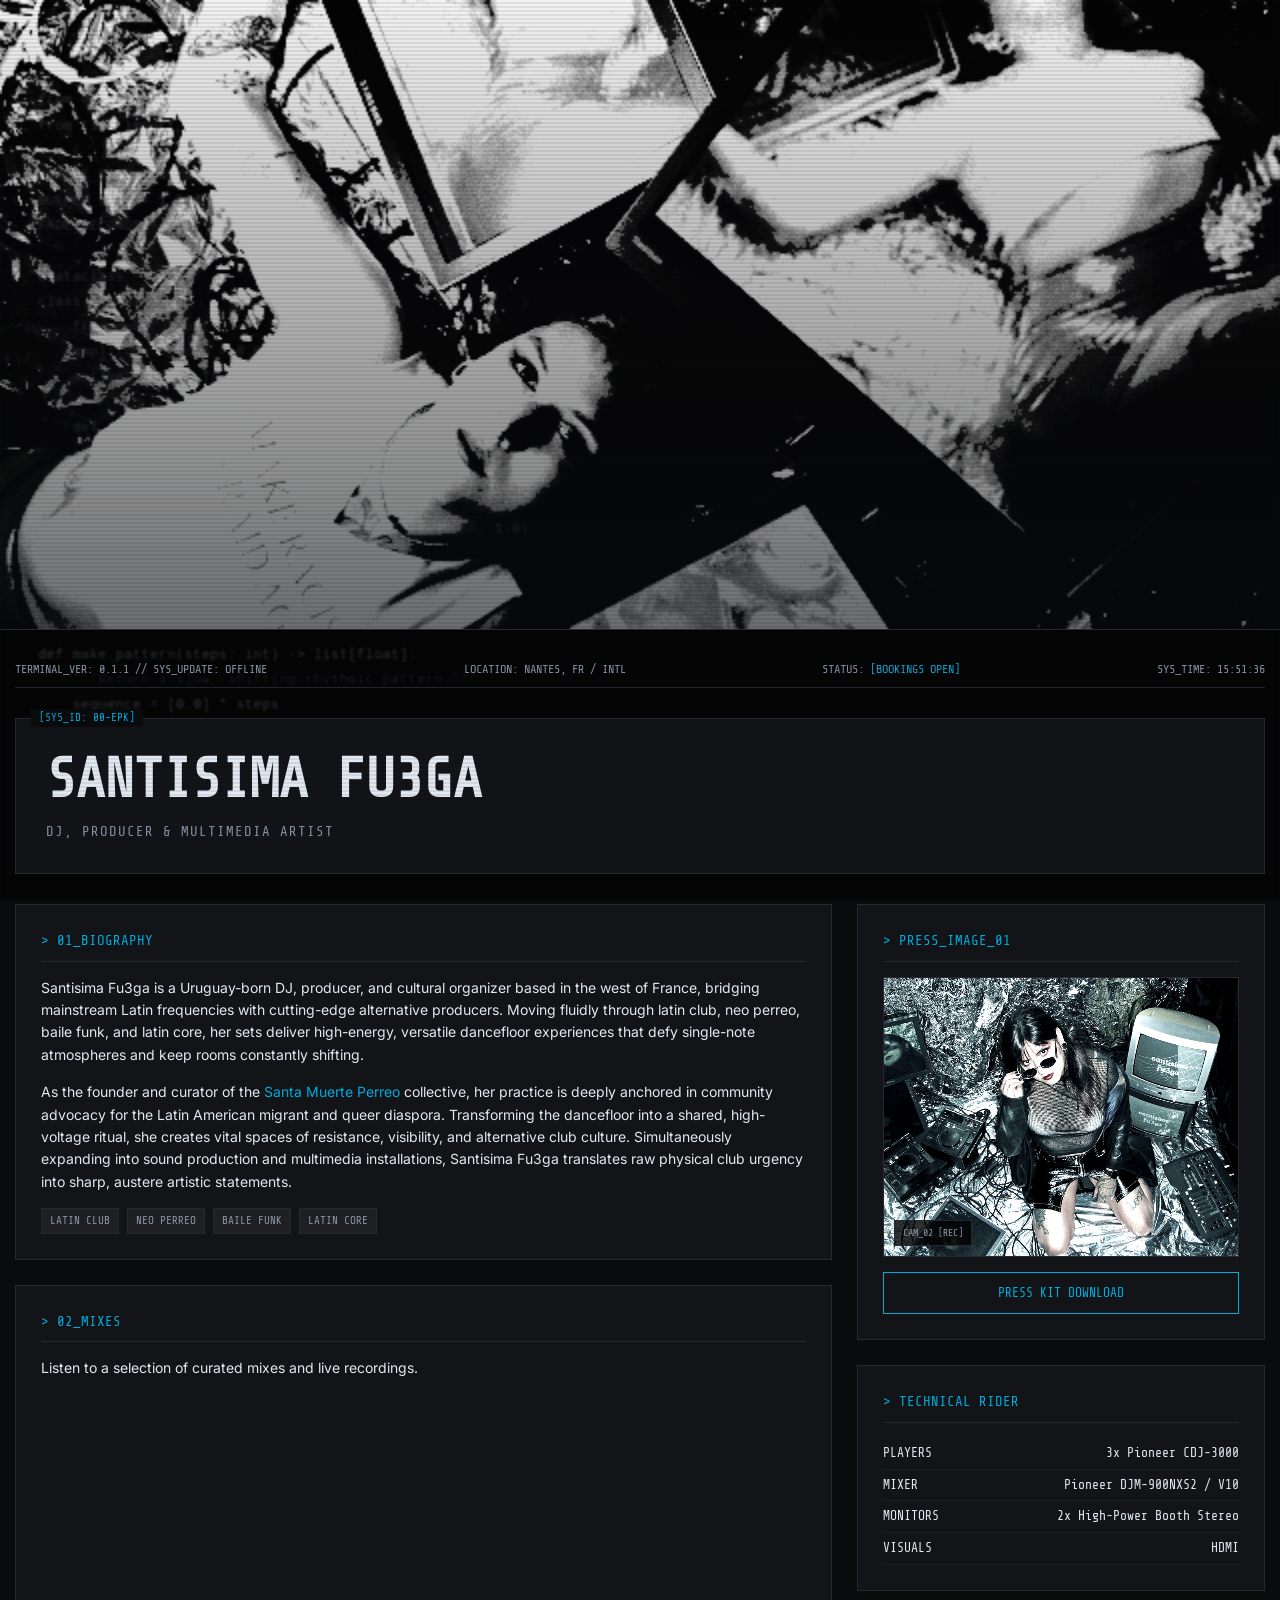
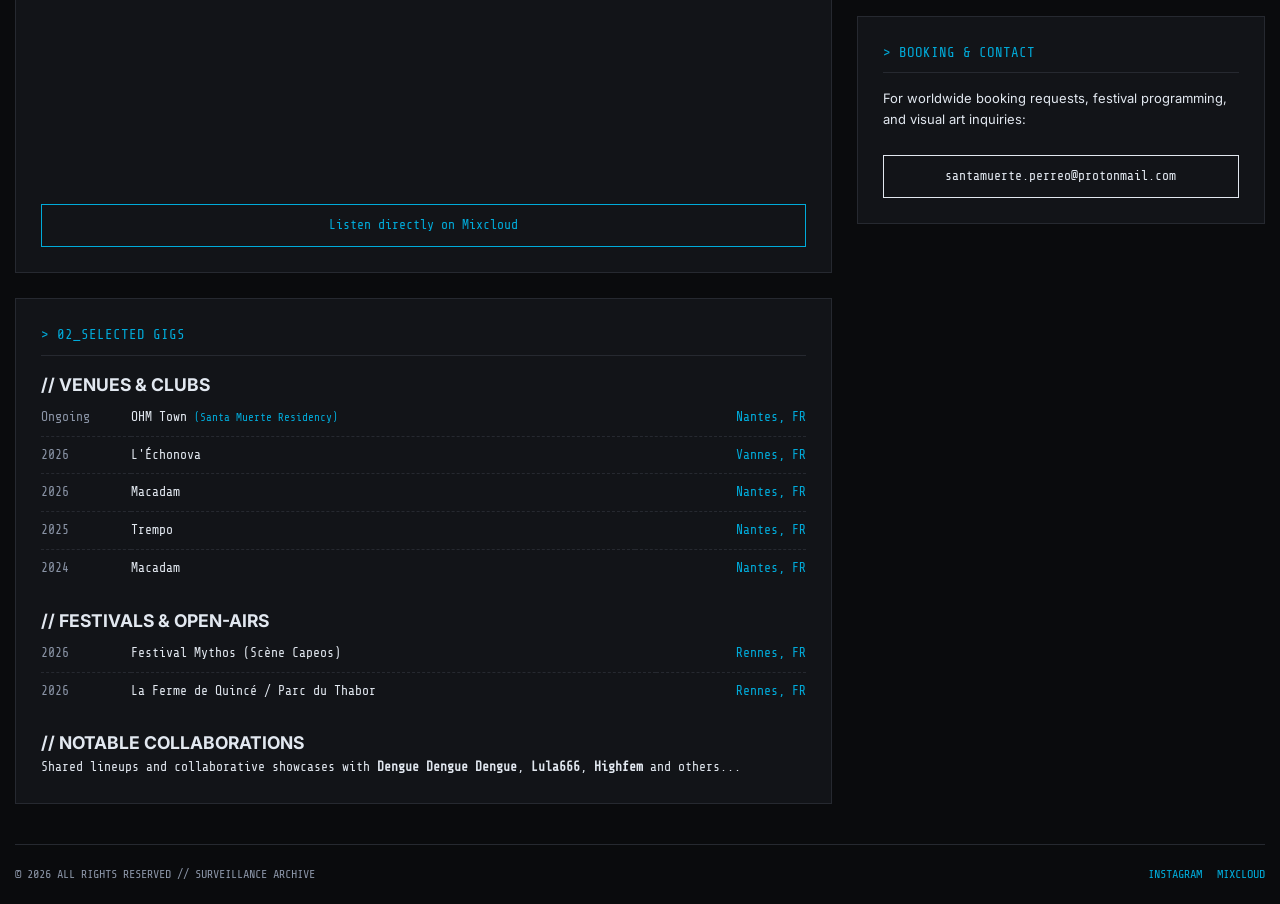
<file: index.html>
<!DOCTYPE html>
<html lang="en">
<head>
    <meta charset="UTF-8">
    <meta name="viewport" content="width=device-width, initial-scale=1.0">
    <title data-i18n="page_title">PRESS KIT // ARTIST ARCHIVE</title>
    
    <!-- Google Fonts: Share Tech Mono for terminal headers & Inter for readable prose -->
    <link rel="preconnect" href="https://fonts.googleapis.com">
    <link rel="preconnect" href="https://fonts.gstatic.com" crossorigin>
    <link href="https://fonts.googleapis.com/css2?family=Inter:wght@300;400;600&family=Share+Tech+Mono&display=swap" rel="stylesheet">
    <link rel="stylesheet" href="styles.css">
    <script src="scripts.js" defer></script>
    <script defer src="https://cloud.umami.is/script.js" data-website-id="2bac033b-90cb-43db-a63f-9fb4de98aa7b"></script>
</head>
<body>
    <iframe id="background-frame" class="background-iframe" data-src="background.html" title="Animated background" data-i18n-title="background_title"></iframe>

    <section class="hero-banner" aria-label="Artist hero banner" data-i18n-aria-label="hero_banner_alt">
        <canvas id="heroCanvas" role="img" aria-label="Santísima Fu3ga hero banner" data-i18n-aria-label="hero_banner_alt"></canvas>
        <span id="hero-media-error" class="hero-banner-error" role="status" hidden></span>
    </section>

    <div class="container">
        
        <!-- SYSTEM STATUS BAR -->
        <div class="system-bar">
            <span>TERMINAL_VER: 0.1.1 // <span id="sys-update" role="status">SYS_UPDATE: FETCHING...</span></span>
            <span>LOCATION: NANTES, FR / INTL</span>
            <span>STATUS: <span class="status-tag">[BOOKINGS OPEN]</span></span>
            <span id="sys-clock">SYS_TIME: --:--:--</span>
        </div>

        <!-- HEADER SECTION -->
        <header>
            <h1 class="artist-title">SANTISIMA FU3GA</h1>
            <p class="artist-subtitle" data-i18n="artist_subtitle">DJ, Producer & Multimedia Artist</p>
        </header>

        <!-- MAIN LAYOUT GRID -->
        <div class="grid-2col grid-wide">
            
            <!-- LEFT COLUMN: BIO & MUSIC -->
            <div class="column-stack">
                
                <!-- BIOGRAPHY CARD -->
                <section class="card">
                    <div class="card-header" data-i18n="section_biography">> 01_BIOGRAPHY</div>
                    <p class="bio-text" data-i18n="bio_intro">
                        Santisima Fu3ga is a Uruguay-born DJ, producer, and cultural organizer based in the west of France, bridging
                        mainstream Latin frequencies with cutting-edge alternative producers. Moving fluidly through latin club, neo
                        perreo, baile funk, and latin core, her sets deliver high-energy, versatile dancefloor experiences that defy
                        single-note atmospheres and keep rooms constantly shifting.
                    </p>
                    <p class="bio-text">
                        <span data-i18n="bio_collective_before">As the founder and curator of the </span>
                        <a href="https://www.instagram.com/santamuerte.perreo/" target="_blank" data-i18n="bio_collective_link" data-umami-event="Santa Muerte Instagram click">Santa Muerte Perreo</a>
                        <span data-i18n="bio_collective_after"> collective, her practice is deeply anchored in community advocacy for the Latin American migrant and queer diaspora. Transforming the dancefloor into a shared, high-voltage ritual, she creates vital spaces of resistance, visibility, and alternative club culture. Simultaneously expanding into sound production and multimedia installations, Santisima Fu3ga translates raw physical club urgency into sharp, austere artistic statements.</span>
                    </p>
                
                    <div class="genre-tags">
                        <span class="tag">LATIN CLUB</span>
                        <span class="tag">NEO PERREO</span>
                        <span class="tag">BAILE FUNK</span>
                        <span class="tag">LATIN CORE</span>
                    </div>
                </section>

                <!-- MIXCLOUD MIXES -->
                <section class="card">
                    <div class="card-header" data-i18n="section_sound">> 02_MIXES</div>
                    <p class="bio-text" data-i18n="sound_intro">
                        Listen to a selection of curated mixes and live recordings.
                    </p>
                    <iframe
                        class="mixcloud-player"
                        title="Mixcloud player for fu3ga"
                        data-i18n-title="mixcloud_player_title"
                        src="https://www.mixcloud.com/widget/iframe/?hide_cover=1&amp;feed=%2Ffu3ga%2F"
                        width="100%"
                        height="400"
                        frameborder="0"
                        allow="autoplay"
                        loading="lazy"></iframe>
                    <a class="btn" href="https://www.mixcloud.com/fu3ga/" target="_blank" rel="noopener noreferrer" data-i18n="mixcloud_direct_link" data-umami-event="Mixcloud direct listening click">Listen directly on Mixcloud</a>
                </section>

                <!-- GIGS CARD -->
                <section class="card">
                    <div class="card-header" data-i18n="section_gigs">> 02_SELECTED GIGS</div>
                
                    <div class="gigs-category">
                        <h3 data-i18n="category_venues">// VENUES & CLUBS</h3>
                        <table class="data-table">
                            <tr>
                                <td class="date" data-i18n="ongoing">Ongoing</td>
                                <td>OHM Town <span style="color: var(--accent-color); font-size: 11px;" data-i18n="residency">(Santa Muerte Residency)</span></td>
                                <td class="location">Nantes, FR</td>
                            </tr>
                            <tr>
                                <td class="date">2026</td>
                                <td>L'Échonova</td>
                                <td class="location">Vannes, FR</td>
                            </tr>
                            <tr>
                                <td class="date">2026</td>
                                <td>Macadam</td>
                                <td class="location">Nantes, FR</td>
                            </tr>
                            <tr>
                                <td class="date">2025</td>
                                <td>Trempo</td>
                                <td class="location">Nantes, FR</td>
                            </tr>
                            <tr>
                                <td class="date">2024</td>
                                <td>Macadam</td>
                                <td class="location">Nantes, FR</td>
                            </tr>
                        </table>
                    </div>
                
                    <div class="gigs-category" style="margin-top: 20px;">
                        <h3 data-i18n="category_festivals">// FESTIVALS & OPEN-AIRS</h3>
                        <table class="data-table">
                            <tr>
                                <td class="date">2026</td>
                                <td>Festival Mythos (Scène Capeos)</td>
                                <td class="location">Rennes, FR</td>
                            </tr>
                            <tr>
                                <td class="date">2026</td>
                                <td>La Ferme de Quincé / Parc du Thabor</td>
                                <td class="location">Rennes, FR</td>
                            </tr>
                        </table>
                    </div>
                
                    <div class="gigs-category" style="margin-top: 20px;">
                        <h3 data-i18n="category_collaborations">// NOTABLE COLLABORATIONS</h3>
                        <p class="collab-text" style="font-family: var(--font-mono); font-size: 13px; color: var(--text-main);">
                            <span data-i18n="collaborations_before">Shared lineups and collaborative showcases with </span><strong>Dengue Dengue Dengue</strong>,
                            <strong>Lula666</strong>, <strong>Highfem</strong> <span data-i18n="collaborations_after">and others...</span>
                        </p>
                    </div>
                </section>

            </div>

            <!-- RIGHT COLUMN: PRESS PHOTO, RIDER & CONTACT -->
            <div class="column-stack">
                
                <!-- PRESS PHOTO / SURVEILLANCE IMAGE -->
                <section class="card">
                    <div class="card-header">> PRESS_IMAGE_01</div>
                    <div class="media-box">
                        <canvas id="pressCanvas" role="img" aria-label="Artist press photo" data-i18n-aria-label="press_photo_alt"></canvas>
                        <span id="press-image-error" class="media-overlay" role="status" hidden></span>
                        <span class="media-overlay">CAM_02 [REC]</span>
                    </div>
                    <a class="btn press-download" href="/press/fu3ga-press.zip" target="_blank" data-umami-event="Press kit download">PRESS KIT DOWNLOAD</a>
                </section>

                <!-- TECHNICAL RIDER -->
                <section class="card">
                    <div class="card-header" data-i18n="section_rider">> TECHNICAL RIDER</div>
                    <ul class="rider-list">
                        <li><span data-i18n="rider_players">PLAYERS</span> <span>3x Pioneer CDJ-3000</span></li>
                        <li><span data-i18n="rider_mixer">MIXER</span> <span>Pioneer DJM-900NXS2 / V10</span></li>
                        <li><span data-i18n="rider_monitors">MONITORS</span> <span data-i18n="rider_monitor_description">2x High-Power Booth Stereo</span></li>
                        <li><span data-i18n="rider_visuals">VISUALS</span> <span>HDMI</span></li>
                    </ul>
                </section>

                <!-- DIRECT CONTACT / BOOKING -->
                <section class="card">
                    <div class="card-header" data-i18n="section_contact">> BOOKING & CONTACT</div>
                    <p class="bio-text bio-text-small" data-i18n="booking_intro">
                        For worldwide booking requests, festival programming, and visual art inquiries:
                    </p>
                    <a href="mailto:santamuerte.perreo@protonmail.com" class="btn booking-link" data-umami-event="Booking email click">santamuerte.perreo@protonmail.com</a>
                </section>

            </div>

        </div>

        <!-- FOOTER -->
        <footer>
            <div data-i18n="footer_rights">© 2026 ALL RIGHTS RESERVED // SURVEILLANCE ARCHIVE</div>
            <div class="social-links">
                <a href="https://www.instagram.com/santisima.fu3ga" target="_blank" data-umami-event="Artist Instagram click">INSTAGRAM</a>
                <a href="https://www.mixcloud.com/fu3ga" target="_blank" data-umami-event="Mixcloud profile click">MIXCLOUD</a>
                <!-- <a href="https://www.residentadvisor.net" target="_blank">RESIDENT ADVISOR</a> -->
            </div>
        </footer>

    </div>

</body>
</html>
</file>
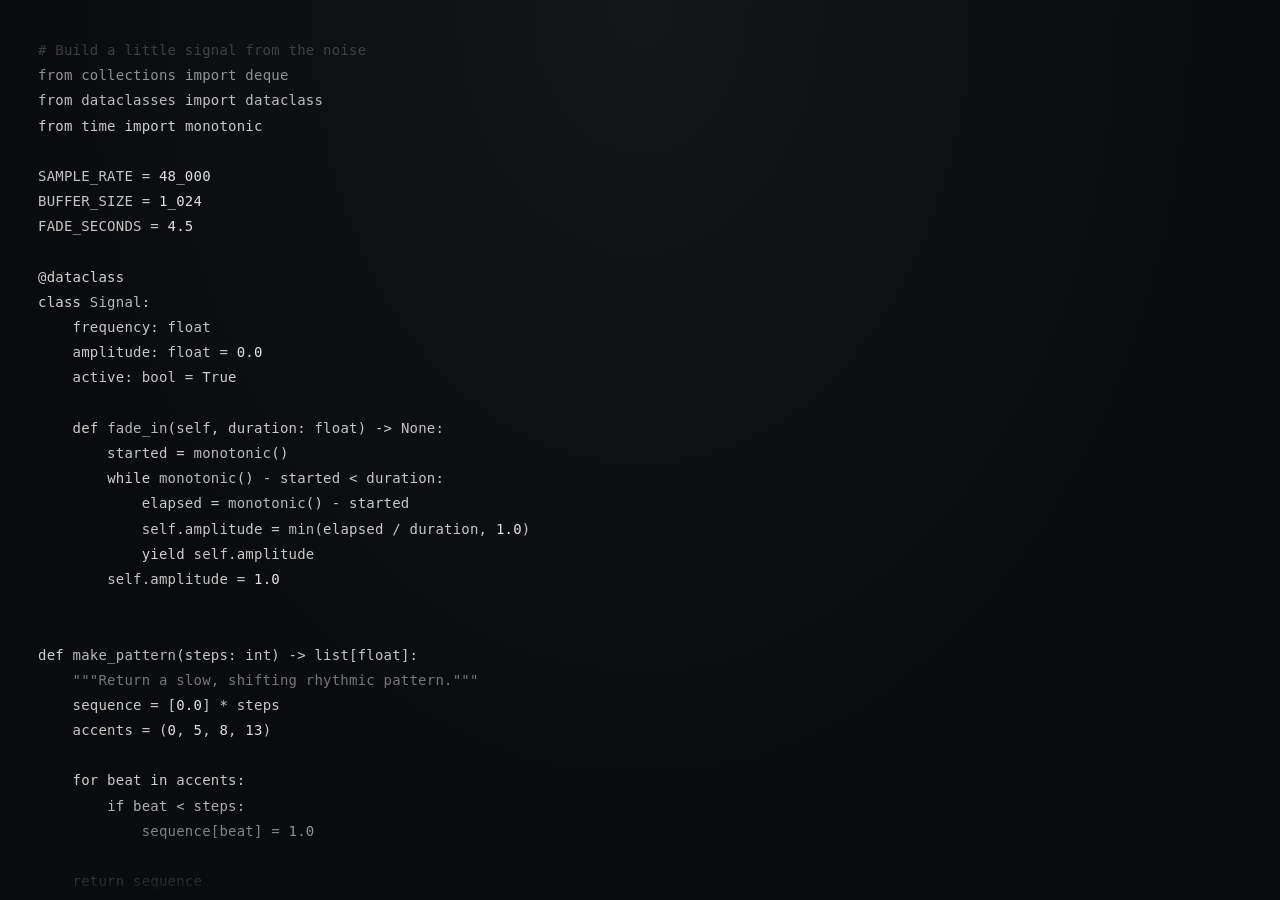
<file: background.html>
<!doctype html>
<html lang="en">
<head>
	<meta charset="utf-8">
	<meta name="viewport" content="width=device-width, initial-scale=1">
	<title>Scrolling Python Code Background</title>
	<style>
		* {
			box-sizing: border-box;
		}

		body {
			height: 100vh;
			height: 100dvh;
			margin: 0;
			overflow: hidden;
			background:
				radial-gradient(ellipse at 50% 0, #141619, #0a0b0d 65%, #0a0b0d);
			color: #c8c8c8;
			font: 14px/1.8 ui-monospace, SFMono-Regular, Menlo, Consolas, monospace;
		}

		.code-window {
			position: absolute;
			inset: 0;
			overflow: hidden;
			padding: clamp(18px, 3vw, 40px);
			mask-image: linear-gradient(to bottom, transparent, #000 12%, #000 88%, transparent);
		}

		.code-track {
			animation: scroll-code 15s linear infinite;
			will-change: transform;
		}

		pre {
			width: max-content;
			min-width: 100%;
			margin: 0;
			white-space: pre;
			font: inherit;
			letter-spacing: 0.015em;
		}

		.comment { color: #777; }
		.keyword { color: #d0d0d0; }
		.function { color: #b8b8b8; }
		.string { color: #a0a0a0; }
		.number { color: #e0e0e0; }
		.name { color: #c4c4c4; }

		@keyframes scroll-code {
			to { transform: translateY(-50%); }
		}

		@media (max-width: 520px) {
			.code-window {
				padding: 18px 14px;
			}

			pre {
				font-size: 12px;
			}
		}

		@media (prefers-reduced-motion: reduce) {
			.code-track {
				animation-duration: 60s;
			}
		}
	</style>
</head>
<body>
	<main class="code-window" aria-label="Scrolling Python code background">
		<div class="code-track">
			<pre aria-hidden="true"><code><span class="comment"># Build a little signal from the noise</span>
<span class="keyword">from</span> collections <span class="keyword">import</span> deque
<span class="keyword">from</span> dataclasses <span class="keyword">import</span> dataclass
<span class="keyword">from</span> time <span class="keyword">import</span> monotonic

<span class="name">SAMPLE_RATE</span> = <span class="number">48_000</span>
<span class="name">BUFFER_SIZE</span> = <span class="number">1_024</span>
<span class="name">FADE_SECONDS</span> = <span class="number">4.5</span>

<span class="keyword">@dataclass</span>
<span class="keyword">class</span> <span class="function">Signal</span>:
    frequency: <span class="name">float</span>
    amplitude: <span class="name">float</span> = <span class="number">0.0</span>
    active: <span class="name">bool</span> = <span class="keyword">True</span>

    <span class="keyword">def</span> <span class="function">fade_in</span>(<span class="name">self</span>, duration: <span class="name">float</span>) -&gt; <span class="name">None</span>:
        started = <span class="function">monotonic</span>()
        <span class="keyword">while</span> <span class="function">monotonic</span>() - started &lt; duration:
            elapsed = <span class="function">monotonic</span>() - started
            <span class="name">self</span>.amplitude = <span class="function">min</span>(elapsed / duration, <span class="number">1.0</span>)
            <span class="keyword">yield</span> <span class="name">self</span>.amplitude
        <span class="name">self</span>.amplitude = <span class="number">1.0</span>


<span class="keyword">def</span> <span class="function">make_pattern</span>(steps: <span class="name">int</span>) -&gt; <span class="name">list</span>[<span class="name">float</span>]:
    <span class="comment">"""Return a slow, shifting rhythmic pattern."""</span>
    sequence = [<span class="number">0.0</span>] * steps
    accents = (<span class="number">0</span>, <span class="number">5</span>, <span class="number">8</span>, <span class="number">13</span>)

    <span class="keyword">for</span> beat <span class="keyword">in</span> accents:
        <span class="keyword">if</span> beat &lt; steps:
            sequence[beat] = <span class="number">1.0</span>

    <span class="keyword">return</span> sequence


<span class="keyword">class</span> <span class="function">Archive</span>:
    <span class="keyword">def</span> <span class="function">__init__</span>(<span class="name">self</span>, capacity: <span class="name">int</span> = <span class="number">256</span>) -&gt; <span class="name">None</span>:
        <span class="name">self</span>.events = <span class="function">deque</span>(maxlen=capacity)
        <span class="name">self</span>.opened_at = <span class="function">monotonic</span>()

    <span class="keyword">def</span> <span class="function">record</span>(<span class="name">self</span>, event: <span class="name">str</span>) -&gt; <span class="name">None</span>:
        timestamp = <span class="function">monotonic</span>() - <span class="name">self</span>.opened_at
        <span class="name">self</span>.events.append((timestamp, event))

    <span class="keyword">def</span> <span class="function">latest</span>(<span class="name">self</span>, count: <span class="name">int</span> = <span class="number">8</span>) -&gt; <span class="name">list</span>:
        <span class="keyword">return</span> <span class="function">list</span>(<span class="name">self</span>.events)[-count:]


<span class="keyword">def</span> <span class="function">normalize</span>(samples: <span class="name">list</span>[<span class="name">float</span>]) -&gt; <span class="name">list</span>[<span class="name">float</span>]:
    peak = <span class="function">max</span>((<span class="function">abs</span>(sample) <span class="keyword">for</span> sample <span class="keyword">in</span> samples), default=<span class="number">0.0</span>)
    <span class="keyword">if</span> peak == <span class="number">0.0</span>:
        <span class="keyword">return</span> samples
    <span class="keyword">return</span> [sample / peak <span class="keyword">for</span> sample <span class="keyword">in</span> samples]


<span class="keyword">def</span> <span class="function">smooth</span>(values: <span class="name">list</span>[<span class="name">float</span>], width: <span class="name">int</span> = <span class="number">5</span>) -&gt; <span class="name">list</span>[<span class="name">float</span>]:
    radius = <span class="function">max</span>(<span class="number">1</span>, width // <span class="number">2</span>)
    result = []

    <span class="keyword">for</span> index, value <span class="keyword">in</span> <span class="function">enumerate</span>(values):
        start = <span class="function">max</span>(<span class="number">0</span>, index - radius)
        stop = <span class="function">min</span>(<span class="function">len</span>(values), index + radius + <span class="number">1</span>)
        window = values[start:stop]
        result.append(<span class="function">sum</span>(window) / <span class="function">len</span>(window))

    <span class="keyword">return</span> result


<span class="keyword">def</span> <span class="function">render_frame</span>(levels: <span class="name">list</span>[<span class="name">float</span>], width: <span class="name">int</span>) -&gt; <span class="name">str</span>:
    glyphs = <span class="string">" .:-=+*#%@"</span>
    frame = []

    <span class="keyword">for</span> offset <span class="keyword">in</span> <span class="function">range</span>(<span class="number">0</span>, <span class="function">len</span>(levels), width):
        row = levels[offset:offset + width]
        line = <span class="string">""</span>.join(
            glyphs[<span class="function">min</span>(<span class="function">len</span>(glyphs) - <span class="number">1</span>, <span class="function">int</span>(level * <span class="function">len</span>(glyphs)))]
            <span class="keyword">for</span> level <span class="keyword">in</span> row
        )
        frame.append(line)

    <span class="keyword">return</span> <span class="string">"\n"</span>.join(frame)


<span class="keyword">def</span> <span class="function">main</span>() -&gt; <span class="name">None</span>:
    archive = <span class="function">Archive</span>()
    pattern = <span class="function">make_pattern</span>(<span class="number">16</span>)

    <span class="keyword">for</span> step, accent <span class="keyword">in</span> <span class="function">enumerate</span>(pattern):
        <span class="keyword">if</span> accent:
            archive.record(<span class="string">f"beat:{step}"</span>)

    <span class="keyword">for</span> timestamp, event <span class="keyword">in</span> archive.latest():
        <span class="function">print</span>(<span class="string">f"{timestamp:07.3f}s  {event}"</span>)


<span class="keyword">if</span> <span class="name">__name__</span> == <span class="string">"__main__"</span>:
    <span class="function">main</span>()

<span class="comment"># Keep the rhythm moving; leave room for the next idea.</span>
</code></pre>
			<pre aria-hidden="true"><code><span class="comment"># Build a little signal from the noise</span>
<span class="keyword">from</span> collections <span class="keyword">import</span> deque
<span class="keyword">from</span> dataclasses <span class="keyword">import</span> dataclass
<span class="keyword">from</span> time <span class="keyword">import</span> monotonic

<span class="name">SAMPLE_RATE</span> = <span class="number">48_000</span>
<span class="name">BUFFER_SIZE</span> = <span class="number">1_024</span>
<span class="name">FADE_SECONDS</span> = <span class="number">4.5</span>

<span class="keyword">@dataclass</span>
<span class="keyword">class</span> <span class="function">Signal</span>:
    frequency: <span class="name">float</span>
    amplitude: <span class="name">float</span> = <span class="number">0.0</span>
    active: <span class="name">bool</span> = <span class="keyword">True</span>

    <span class="keyword">def</span> <span class="function">fade_in</span>(<span class="name">self</span>, duration: <span class="name">float</span>) -&gt; <span class="name">None</span>:
        started = <span class="function">monotonic</span>()
        <span class="keyword">while</span> <span class="function">monotonic</span>() - started &lt; duration:
            elapsed = <span class="function">monotonic</span>() - started
            <span class="name">self</span>.amplitude = <span class="function">min</span>(elapsed / duration, <span class="number">1.0</span>)
            <span class="keyword">yield</span> <span class="name">self</span>.amplitude
        <span class="name">self</span>.amplitude = <span class="number">1.0</span>


<span class="keyword">def</span> <span class="function">make_pattern</span>(steps: <span class="name">int</span>) -&gt; <span class="name">list</span>[<span class="name">float</span>]:
    <span class="comment">"""Return a slow, shifting rhythmic pattern."""</span>
    sequence = [<span class="number">0.0</span>] * steps
    accents = (<span class="number">0</span>, <span class="number">5</span>, <span class="number">8</span>, <span class="number">13</span>)

    <span class="keyword">for</span> beat <span class="keyword">in</span> accents:
        <span class="keyword">if</span> beat &lt; steps:
            sequence[beat] = <span class="number">1.0</span>

    <span class="keyword">return</span> sequence


<span class="keyword">class</span> <span class="function">Archive</span>:
    <span class="keyword">def</span> <span class="function">__init__</span>(<span class="name">self</span>, capacity: <span class="name">int</span> = <span class="number">256</span>) -&gt; <span class="name">None</span>:
        <span class="name">self</span>.events = <span class="function">deque</span>(maxlen=capacity)
        <span class="name">self</span>.opened_at = <span class="function">monotonic</span>()

    <span class="keyword">def</span> <span class="function">record</span>(<span class="name">self</span>, event: <span class="name">str</span>) -&gt; <span class="name">None</span>:
        timestamp = <span class="function">monotonic</span>() - <span class="name">self</span>.opened_at
        <span class="name">self</span>.events.append((timestamp, event))

    <span class="keyword">def</span> <span class="function">latest</span>(<span class="name">self</span>, count: <span class="name">int</span> = <span class="number">8</span>) -&gt; <span class="name">list</span>:
        <span class="keyword">return</span> <span class="function">list</span>(<span class="name">self</span>.events)[-count:]


<span class="keyword">def</span> <span class="function">normalize</span>(samples: <span class="name">list</span>[<span class="name">float</span>]) -&gt; <span class="name">list</span>[<span class="name">float</span>]:
    peak = <span class="function">max</span>((<span class="function">abs</span>(sample) <span class="keyword">for</span> sample <span class="keyword">in</span> samples), default=<span class="number">0.0</span>)
    <span class="keyword">if</span> peak == <span class="number">0.0</span>:
        <span class="keyword">return</span> samples
    <span class="keyword">return</span> [sample / peak <span class="keyword">for</span> sample <span class="keyword">in</span> samples]


<span class="keyword">def</span> <span class="function">smooth</span>(values: <span class="name">list</span>[<span class="name">float</span>], width: <span class="name">int</span> = <span class="number">5</span>) -&gt; <span class="name">list</span>[<span class="name">float</span>]:
    radius = <span class="function">max</span>(<span class="number">1</span>, width // <span class="number">2</span>)
    result = []

    <span class="keyword">for</span> index, value <span class="keyword">in</span> <span class="function">enumerate</span>(values):
        start = <span class="function">max</span>(<span class="number">0</span>, index - radius)
        stop = <span class="function">min</span>(<span class="function">len</span>(values), index + radius + <span class="number">1</span>)
        window = values[start:stop]
        result.append(<span class="function">sum</span>(window) / <span class="function">len</span>(window))

    <span class="keyword">return</span> result


<span class="keyword">def</span> <span class="function">render_frame</span>(levels: <span class="name">list</span>[<span class="name">float</span>], width: <span class="name">int</span>) -&gt; <span class="name">str</span>:
    glyphs = <span class="string">" .:-=+*#%@"</span>
    frame = []

    <span class="keyword">for</span> offset <span class="keyword">in</span> <span class="function">range</span>(<span class="number">0</span>, <span class="function">len</span>(levels), width):
        row = levels[offset:offset + width]
        line = <span class="string">""</span>.join(
            glyphs[<span class="function">min</span>(<span class="function">len</span>(glyphs) - <span class="number">1</span>, <span class="function">int</span>(level * <span class="function">len</span>(glyphs)))]
            <span class="keyword">for</span> level <span class="keyword">in</span> row
        )
        frame.append(line)

    <span class="keyword">return</span> <span class="string">"\n"</span>.join(frame)


<span class="keyword">def</span> <span class="function">main</span>() -&gt; <span class="name">None</span>:
    archive = <span class="function">Archive</span>()
    pattern = <span class="function">make_pattern</span>(<span class="number">16</span>)

    <span class="keyword">for</span> step, accent <span class="keyword">in</span> <span class="function">enumerate</span>(pattern):
        <span class="keyword">if</span> accent:
            archive.record(<span class="string">f"beat:{step}"</span>)

    <span class="keyword">for</span> timestamp, event <span class="keyword">in</span> archive.latest():
        <span class="function">print</span>(<span class="string">f"{timestamp:07.3f}s  {event}"</span>)


<span class="keyword">if</span> <span class="name">__name__</span> == <span class="string">"__main__"</span>:
    <span class="function">main</span>()

<span class="comment"># Keep the rhythm moving; leave room for the next idea.</span>
</code></pre>
		</div>
	</main>
</body>
</html>
</file>
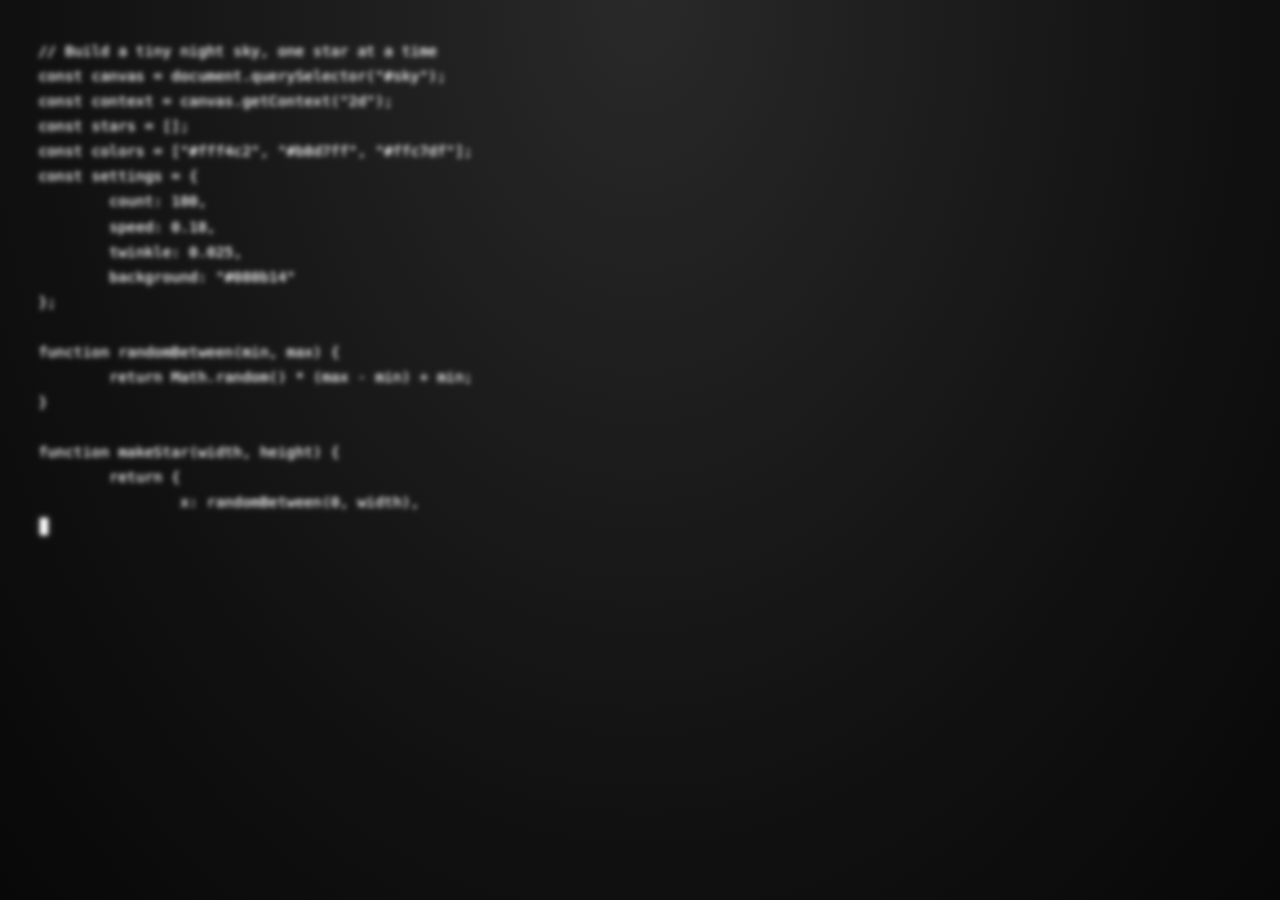
<file: backgroundtest.html>
<!doctype html>
<html lang="en">
<head>
	<meta charset="utf-8">
	<meta name="viewport" content="width=device-width, initial-scale=1">
	<title>Code Writing Itself</title>
	<style>
		* { box-sizing: border-box; }
		body {
			width: 100%;
			height: 100vh;
			height: 100dvh;
			margin: 0;
			overflow: hidden;
			color: #d6deeb;
			background: radial-gradient(ellipse at 50% 0, #292929, #111 65%, #080808);
			font: 14px/1.7 ui-monospace, SFMono-Regular, Menlo, Consolas, monospace;
		}
		.editor {
			width: 100%;
			height: 100%;
			overflow: hidden;
			filter:blur(2px) contrast(0.5) brightness(10);
		}
		.code-window {
			width: 100%;
			height: 100%;
			overflow: auto;
			padding: clamp(18px, 3vw, 40px);
			overscroll-behavior: contain;
			font-size: clamp(13px, 1.15vw, 17px);
			filter:blur(1px) contrast(0.5) brightness(10);
		}
		pre { margin: 0; white-space: pre; }
		#code { color: #dedede; text-shadow: 0 0 2px #fff8, 0 0 8px #fff2; }
		.cursor { display: inline-block; width: 8px; height: 1.15em; margin-left: 2px; vertical-align: -3px; background: #dedede; box-shadow: 0 0 5px #fff8; animation: blink 1s steps(2, start) infinite; }
		.keyword { color: #eee; }
		.function { color: #ccc; }
		.string { color: #d8d8d8; }
		.comment { color: #888; }
		.number { color: #aaa; }
		@keyframes blink { to { visibility: hidden; } }
		@media (max-width: 520px) { .code-window { padding: 18px 14px; font-size: 12px; } }
		@media (prefers-reduced-motion: reduce) { .cursor { animation: none; } }
	</style>
</head>
<body>
	<main class="editor" aria-label="Animated code editor">
		<section class="code-window" aria-label="Code being typed"><pre><code id="code"></code><span class="cursor" aria-hidden="true"></span></pre></section>
	</main>
	<script>
		const source = `// Build a tiny night sky, one star at a time
const canvas = document.querySelector("#sky");
const context = canvas.getContext("2d");
const stars = [];
const colors = ["#fff4c2", "#b8d7ff", "#ffc7df"];
const settings = {
	count: 180,
	speed: 0.18,
	twinkle: 0.025,
	background: "#080b14"
};

function randomBetween(min, max) {
	return Math.random() * (max - min) + min;
}

function makeStar(width, height) {
	return {
		x: randomBetween(0, width),
		y: randomBetween(0, height),
		radius: randomBetween(0.4, 1.8),
		phase: randomBetween(0, Math.PI * 2),
		color: colors[Math.floor(Math.random() * colors.length)]
	};
}

function resizeCanvas() {
	const scale = window.devicePixelRatio || 1;
	const { innerWidth: width, innerHeight: height } = window;

	canvas.width = width * scale;
	canvas.height = height * scale;
	canvas.style.width = width + "px";
	canvas.style.height = height + "px";
	context.setTransform(scale, 0, 0, scale, 0, 0);

	stars.length = 0;
	for (let index = 0; index < settings.count; index++) {
		stars.push(makeStar(width, height));
	}
}

function paintBackground(width, height) {
	const night = context.createLinearGradient(0, 0, 0, height);
	night.addColorStop(0, "#17233b");
	night.addColorStop(0.55, settings.background);
	night.addColorStop(1, "#11101f");
	context.fillStyle = night;
	context.fillRect(0, 0, width, height);
}

function drawStar(star, time) {
	const shimmer = 0.45 + Math.sin(time * settings.twinkle + star.phase) * 0.35;
	context.globalAlpha = shimmer;
	context.fillStyle = star.color;
	context.beginPath();
	context.arc(star.x, star.y, star.radius, 0, Math.PI * 2);
	context.fill();
}

function drawMoon(width, height) {
	const x = width * 0.78;
	const y = height * 0.24;
	const glow = context.createRadialGradient(x, y, 8, x, y, 90);
	glow.addColorStop(0, "#fff2c455");
	glow.addColorStop(1, "#fff2c400");

	context.fillStyle = glow;
	context.fillRect(x - 90, y - 90, 180, 180);
	context.globalAlpha = 1;
	context.fillStyle = "#fff2c4";
	context.beginPath();
	context.arc(x, y, 22, 0, Math.PI * 2);
	context.fill();
}

function animate(time = 0) {
	const width = window.innerWidth;
	const height = window.innerHeight;

	paintBackground(width, height);
	drawMoon(width, height);
	for (const star of stars) {
		star.y += settings.speed * 0.01;
		if (star.y > height) star.y = 0;
		drawStar(star, time);
	}

	context.globalAlpha = 1;
	window.requestAnimationFrame(animate);
}

window.addEventListener("resize", resizeCanvas, { passive: true });
resizeCanvas();
animate();

console.log("Somewhere, a little constellation wakes up.");`;

		const output = document.getElementById("code");
		const codeWindow = document.querySelector(".code-window");
		let position = 0;
		let timer;
		let generated = "";

		function highlighted(text) {
			const escaped = text.replace(/&/g, "&amp;").replace(/</g, "&lt;").replace(/>/g, "&gt;");
			return escaped.replace(/(\/\/[^\n]*|"[^"\n]*"|'[^'\n]*'|\b(?:async|function|const|for|of|await|return|new|then)\b|\b\d+\b|\b(?:sleep|resolve|setTimeout|document|querySelectorAll|Promise|setProperty|classList|add|entries|console|log)\b)/g, token => {
				let kind = "function";
				if (token.startsWith("//")) kind = "comment";
				else if (token.startsWith('"') || token.startsWith("'")) kind = "string";
				else if (/^\d+$/.test(token)) kind = "number";
				else if (/^(async|function|const|for|of|await|return|new|then)$/.test(token)) kind = "keyword";
				return `<span class="${kind}">${token}</span>`;
			});
		}

		function typeNext() {
			if (position >= source.length) {
				generated += "\n\n";
				position = 0;
			}
			const start = position;
			let typed = 0;
			while (position < source.length && typed < 16) {
				const char = source[position++];
				typed++;
				if (char === "\n" || /[{}();,]/.test(char)) break;
			}
			generated += source.slice(start, position);
			if (generated.length > 16000) {
				const trimAt = generated.indexOf("\n", generated.length - 12000);
				if (trimAt !== -1) generated = generated.slice(trimAt + 1);
			}
			output.innerHTML = highlighted(generated);
			codeWindow.scrollTop = codeWindow.scrollHeight;
			const lastChar = source[position - 1];
			timer = window.setTimeout(typeNext, lastChar === "\n" ? 30 : /[{}();,]/.test(lastChar) ? 8 : 3);
		}

		typeNext();
	</script>
</body>
</html>
</file>
<file: styles.css>
/* ==========================================================================
   1. ROOT VARIABLES & THEME SETUP
   ========================================================================== */
:root {
    --bg-color: #0a0b0d;
    --panel-bg: #121418;
    --border-color: #262930;
    --text-main: #e2e8f0;
    --text-muted: #8a94a6;
    --accent-color: #00abda;
    --accent-second: #00917b;
    --font-mono: 'Share Tech Mono', monospace;
    --font-sans: 'Inter', sans-serif;
    --container-max: 100dvw;
}

* {
    box-sizing: border-box;
    margin: 0;
    padding: 0;
}

body {
    position: relative;
    background-color: var(--bg-color);
    color: var(--text-main);
    font-family: var(--font-sans);
    line-height: 1.6;
    font-size: 15px;
    padding: 20px 15px;
    overflow-x: hidden;

    &::before {
        content: "";
        position: fixed;
        inset: 0;
        width: 100vw;
        height: 100vh;
        background: linear-gradient(rgba(18, 16, 16, 0) 50%, rgba(0, 0, 0, 0.25) 50%);
        background-size: 100% 4px;
        z-index: 999;
        pointer-events: none;
        opacity: 0.3;
    }
}

.background-iframe {
    position: fixed;
    inset: 0;
    width: 100%;
    height: 100%;
    border: 0;
    opacity: 0.7;
    z-index: 0;
    pointer-events: none;
    filter: blur(1.5px) brightness(0.6) contrast(1.15);
    animation:
        backgroundApparition 5s ease-out forwards,
        backgroundAnimation 60s linear 10s infinite alternate;
}

@keyframes backgroundApparition {
    0% { opacity: 0; }
    50% { opacity: 0; }
    100% { opacity: 0.5; }
}

@keyframes backgroundAnimation {
    0% {
        /* transform: translate(0, 0); */
        opacity: 0.7;
    }
    50% {
        opacity: 0.3;
        /* transform: translate(-5%, -5%); */
    }
    100% {
        /* transform: translate(0, 0); */
        opacity: 0.1;
    }
}

a {
    color: var(--accent-color);
    text-decoration: none;
    transition: opacity 0.2s;

    &:hover {
        opacity: 0.8;
        text-decoration: underline;
    }
}

.container {
    position: relative;
    z-index: 1;
    max-width: var(--container-max);
    margin: 0 auto;
}

.hero-banner {
    position: relative;
    z-index: 1;
    height: 70vh;
    height: 70dvh;
    margin: -20px -15px 30px;
    overflow: hidden;
    border-bottom: 1px solid var(--border-color);

    canvas {
        display: block;
        width: 100%;
        height: 100%;
    }

    &::after {
        content: "";
        position: absolute;
        inset: 0;
        background: linear-gradient(180deg, rgba(0, 0, 0, 0.05), rgba(10, 11, 13, 0.6));
        pointer-events: none;
    }
}

.hero-banner-error {
    position: absolute;
    inset: auto 12px 12px;
    color: var(--text-main);
    font: 12px var(--font-mono);
}

/* ==========================================================================
   2. HEADER & TERMINAL BAR
   ========================================================================== */
.system-bar {
    font-family: var(--font-mono);
    font-size: 12px;
    color: var(--text-muted);
    border-bottom: 1px solid var(--border-color);
    padding-bottom: 8px;
    margin-bottom: 30px;
    display: flex;
    justify-content: space-between;
    flex-wrap: wrap;
    gap: 10px;
}

.status-tag {
    color: var(--accent-color);
}

header {
    border: 1px solid var(--border-color);
    background: var(--panel-bg);
    padding: 30px;
    margin-bottom: 30px;
    position: relative;

    &::before {
        content: "[SYS_ID: 00-EPK]";
        position: absolute;
        top: -10px;
        left: 15px;
        background: var(--bg-color);
        padding: 0 8px;
        font-family: var(--font-mono);
        font-size: 11px;
        color: var(--accent-color);
    }
}

.artist-title {
    font-family: var(--font-mono);
    font-size: clamp(2rem, 5vw, 3.5rem);
    text-transform: uppercase;
    letter-spacing: -1px;
    line-height: 1.1;
    margin-bottom: 10px;
}

.artist-subtitle {
    font-family: var(--font-mono);
    color: var(--text-muted);
    font-size: 14px;
    text-transform: uppercase;
    letter-spacing: 1px;
}

/* ==========================================================================
   3. LAYOUT GRID & CARDS
   ========================================================================== */
.grid-2col {
    display: grid;
    grid-template-columns: 1fr;
    gap: 25px;
    margin-bottom: 30px;

    @media (min-width: 768px) {
        grid-template-columns: 1fr 1fr;

        &.grid-wide {
            grid-template-columns: 2fr 1fr;
        }
    }
}

.column-stack {
    display: flex;
    flex-direction: column;
    gap: 25px;
}

.card {
    border: 1px solid var(--border-color);
    background: var(--panel-bg);
    padding: 25px;
    position: relative;
}

.card-header {
    font-family: var(--font-mono);
    font-size: 14px;
    color: var(--accent-color);
    text-transform: uppercase;
    border-bottom: 1px solid var(--border-color);
    padding-bottom: 8px;
    margin-bottom: 15px;
    display: flex;
    align-items: center;
    gap: 8px;
}

/* ==========================================================================
   4. CONTENT SPECIFIC STYLES
   ========================================================================== */
.bio-text {
    color: var(--text-main);
    font-size: 14px;
    margin-bottom: 15px;
}

.bio-text-small {
    font-size: 13px;
}

.mixcloud-player {
    display: block;
    width: 100%;
    border: 0;
}

.genre-tags {
    display: flex;
    flex-wrap: wrap;
    gap: 8px;
    margin-top: 15px;
}

.tag {
    font-family: var(--font-mono);
    font-size: 11px;
    background: rgba(255, 255, 255, 0.05);
    border: 1px solid var(--border-color);
    padding: 3px 8px;
    color: var(--text-muted);
}

.media-box {
    width: 100%;
    height: 280px;
    background-color: #000;
    border: 1px solid var(--border-color);
    display: flex;
    flex-direction: column;
    justify-content: center;
    align-items: center;
    color: var(--text-muted);
    font-family: var(--font-mono);
    font-size: 12px;
    position: relative;
    overflow: hidden;

    img {
        width: 100%;
        height: 100%;
        object-fit: cover;
        filter: grayscale(100%) contrast(120%);
    }

    canvas {
        display: block;
        width: 100%;
        height: 100%;
        object-fit: cover;
    }
}

.media-overlay {
    position: absolute;
    bottom: 10px;
    left: 10px;
    background: rgba(0, 0, 0, 0.8);
    padding: 4px 8px;
    font-size: 10px;
    border: 1px solid var(--border-color);
}

.coming-soon-card {
    position: relative;
    width: 100%;
    min-height: 166px;
    padding: 24px;
    background:
        linear-gradient(135deg, rgba(234, 0, 255, 0.08), transparent 58%),
        #09090c;
    border: 1px dashed var(--accent-color);
    margin-bottom: 15px;
    display: flex;
    flex-direction: column;
    justify-content: center;
    gap: 8px;

    &::after {
        content: "[ TRANSMISSION_PENDING ]";
        position: absolute;
        right: 10px;
        bottom: 8px;
        color: var(--text-muted);
        font: 10px var(--font-mono);
        opacity: 0.65;
    }

    h3 {
        color: var(--text-main);
        font: 16px var(--font-mono);
        letter-spacing: 0.04em;
    }

    p {
        max-width: 38ch;
        color: var(--text-muted);
        font-size: 13px;
    }
}

.coming-soon-status {
    color: var(--accent-color);
    font: 11px var(--font-mono);
    letter-spacing: 0.12em;
}

/* Gigs & Tables */
.data-table {
    width: 100%;
    border-collapse: collapse;
    font-family: var(--font-mono);
    font-size: 13px;

    td {
        padding: 8px 0;
        border-bottom: 1px dashed var(--border-color);
    }

    tr:last-child td {
        border-bottom: none;
    }

    .date {
        color: var(--text-muted);
        width: 90px;
    }

    .location {
        color: var(--accent-color);
        text-align: right;
    }
}

/* Technical Rider List */
.rider-list {
    list-style: none;
    font-family: var(--font-mono);
    font-size: 13px;

    li {
        padding: 5px 0;
        border-bottom: 1px dotted var(--border-color);
        display: flex;
        justify-content: space-between;
    }
}

/* Action Buttons */
.btn {
    display: inline-block;
    font-family: var(--font-mono);
    font-size: 13px;
    background: transparent;
    color: var(--accent-color);
    border: 1px solid var(--accent-color);
    padding: 10px 18px;
    cursor: pointer;
    text-align: center;
    transition: all 0.2s ease;
    width: 100%;
    margin-top: 10px;

    &:hover {
        background: var(--accent-color);
        color: #000;
        text-decoration: none;
    }
}

.btn-coming-soon {
    color: var(--text-muted);
    border-color: var(--border-color);
    border-style: dashed;
    cursor: not-allowed;
    opacity: 0.75;

    &:hover {
        background: transparent;
        color: var(--text-muted);
        text-decoration: none;
    }
}

.press-download {
    margin-top: 15px;
}

.booking-link {
    border-color: var(--text-main);
    color: var(--text-main);
}

/* ==========================================================================
   5. FOOTER
   ========================================================================== */
footer {
    border-top: 1px solid var(--border-color);
    padding-top: 20px;
    margin-top: 40px;
    font-family: var(--font-mono);
    font-size: 12px;
    color: var(--text-muted);
    display: flex;
    justify-content: space-between;
    flex-wrap: wrap;
    gap: 15px;
}

.social-links {
    display: flex;
    gap: 15px;
}
</file>
